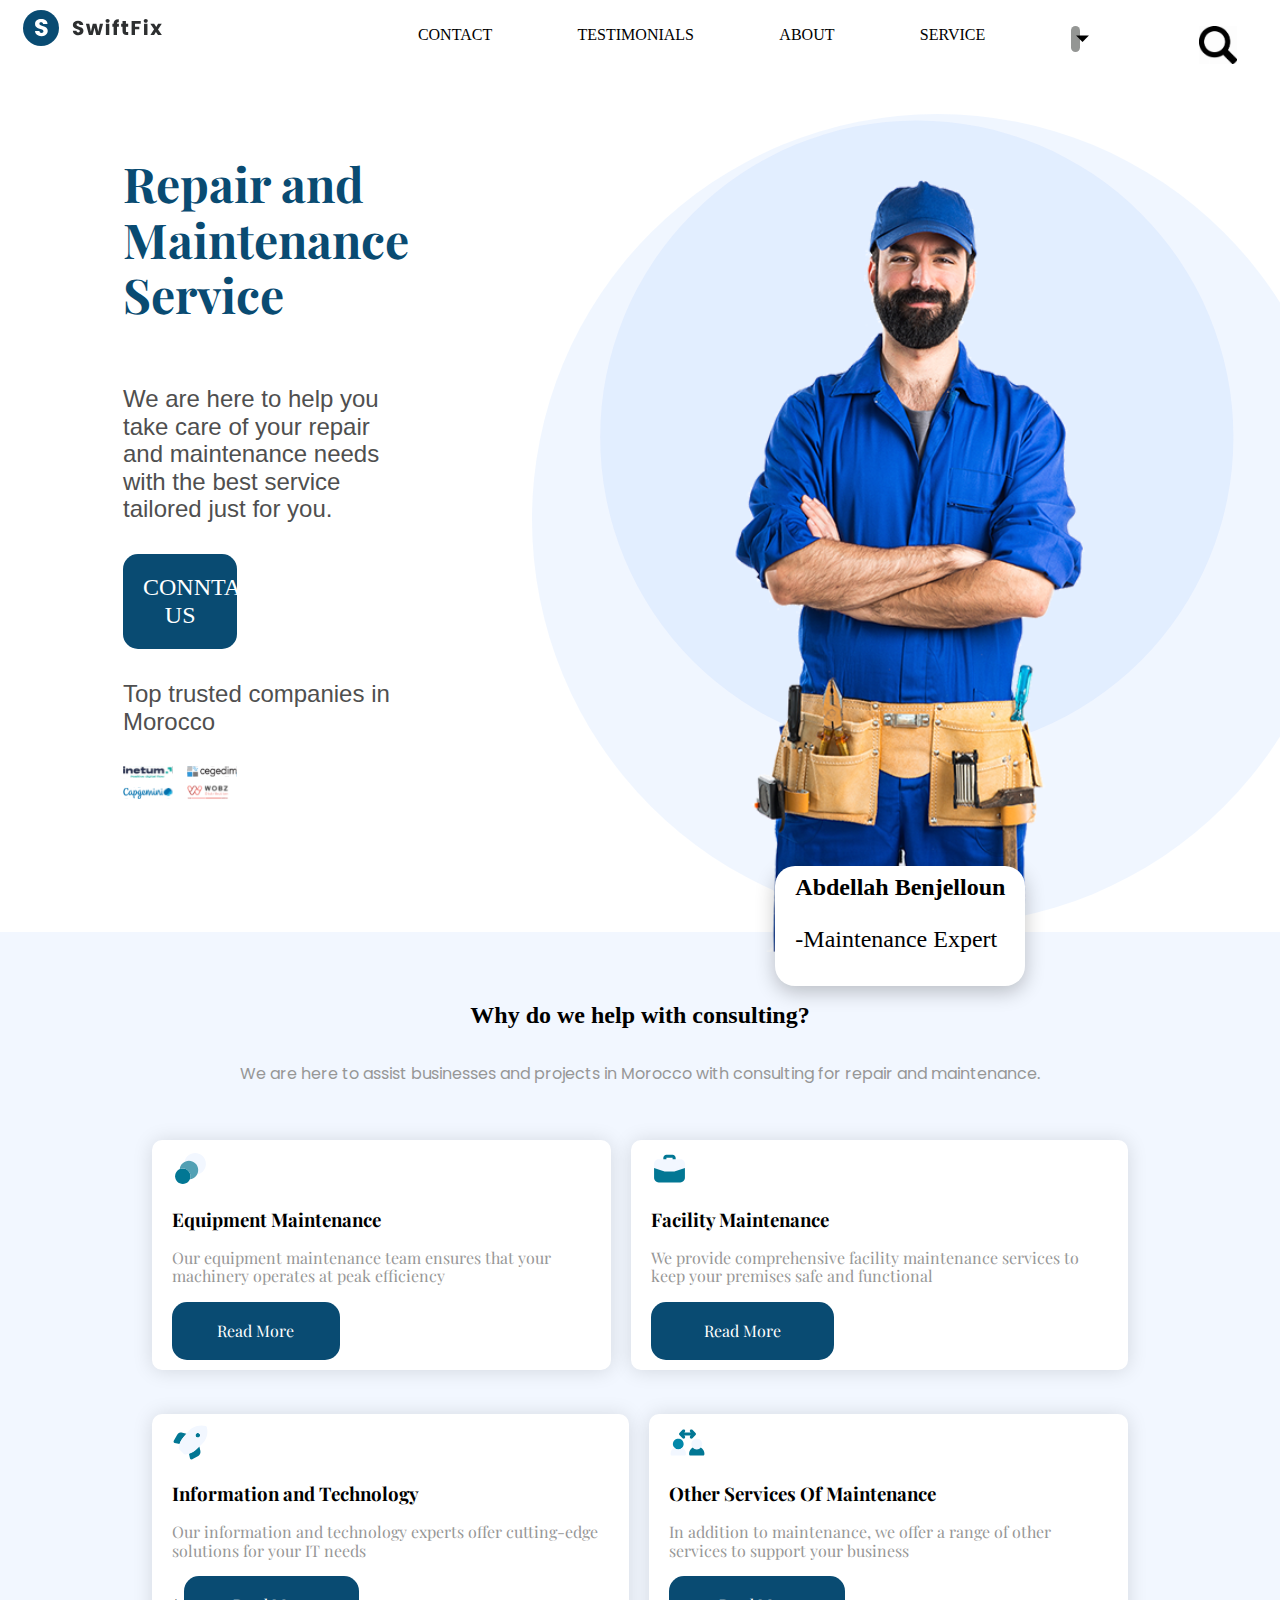
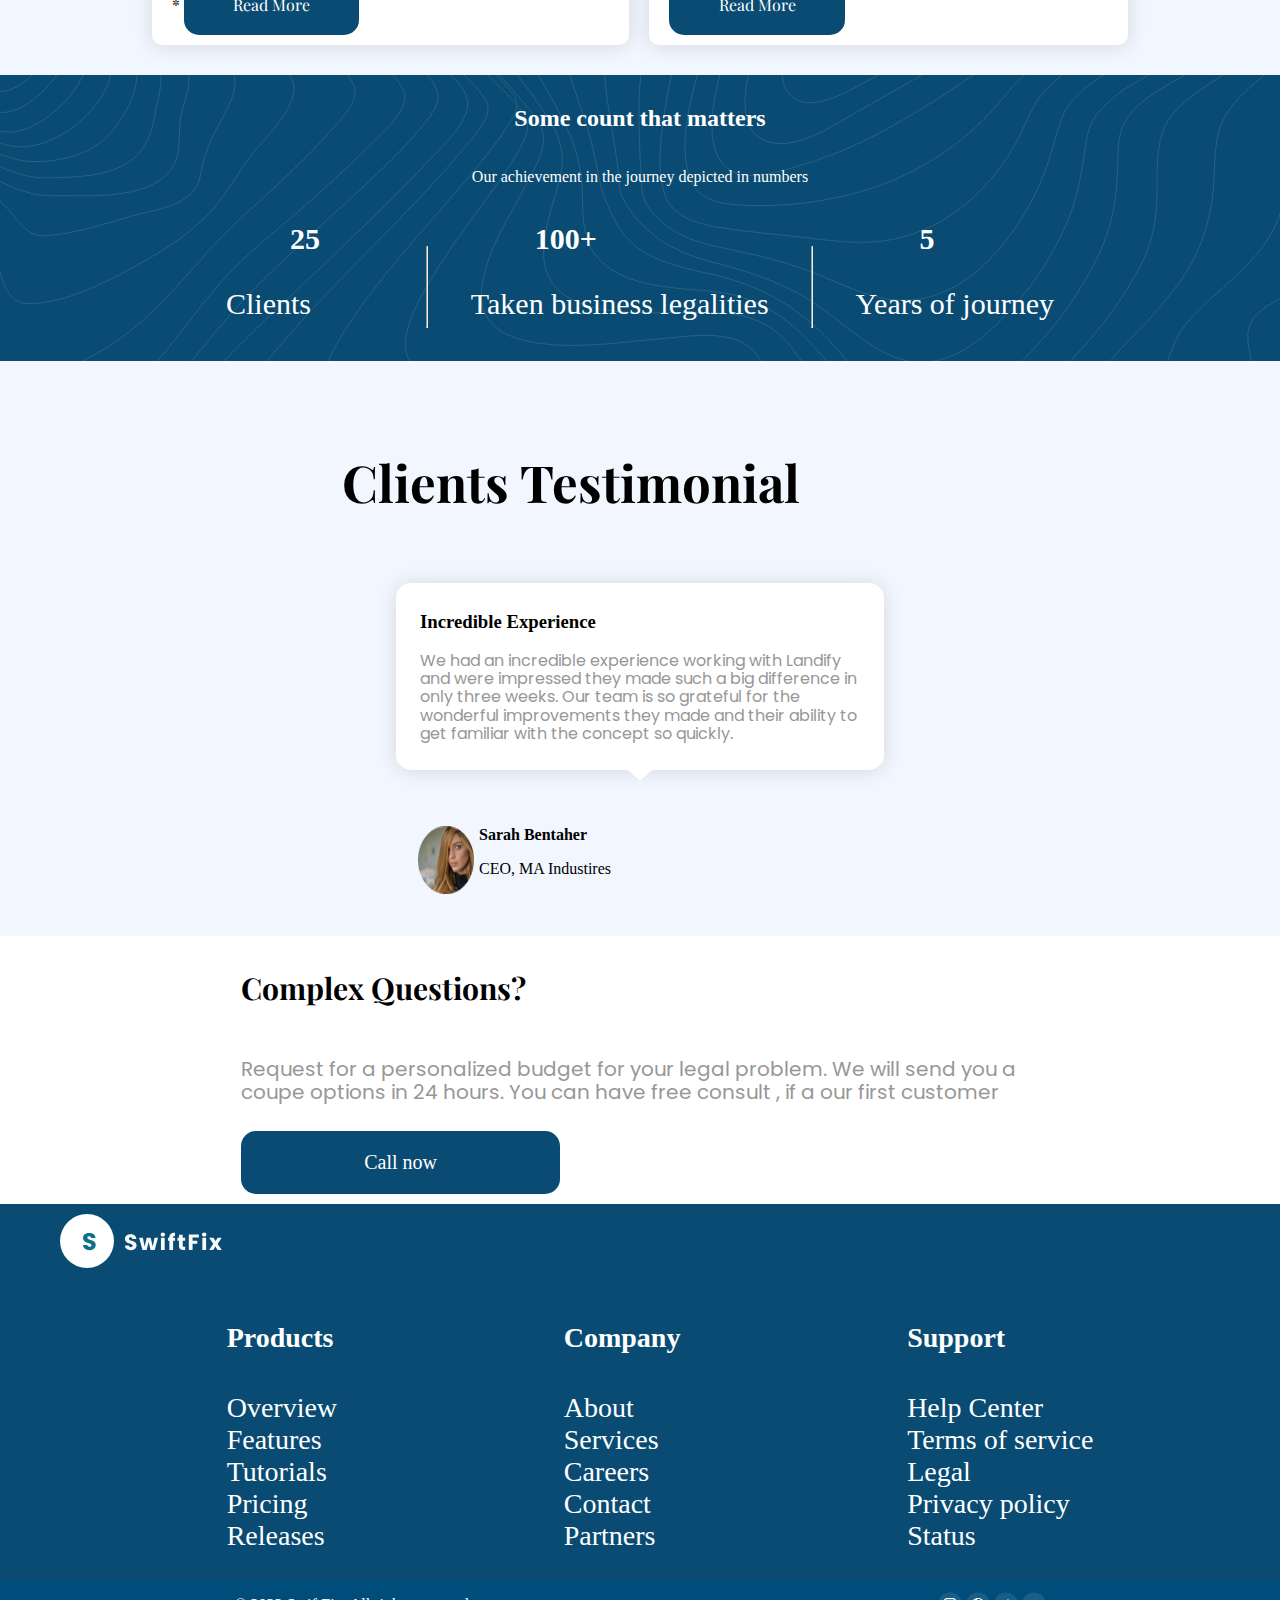
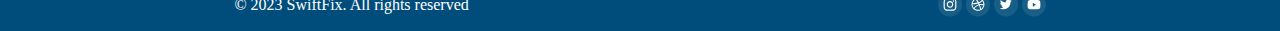
<file: index.html>
<!DOCTYPE html>
<html lang="en">
<head>
    <meta charset="UTF-8">
    <meta name="viewport" content="width=device-width, initial-scale=1.0">
    <title>SwiftFix</title>
    <link rel="preconnect" href="https://fonts.googleapis.com">
    <link rel="preconnect" href="https://fonts.gstatic.com" crossorigin>
    <link href="https://fonts.googleapis.com/css2?family=Poppins&display=swap" rel="stylesheet">
    <link href="https://fonts.googleapis.com/css2?family=Playfair+Display&display=swap" rel="stylesheet">
    <link href="https://fonts.googleapis.com/css2?family=Inter&family=Playfair+Display&display=swap" rel="stylesheet">
    <link href="https://fonts.googleapis.com/css2?family=Inter&family=Playfair+Display&family=Poppins:wght@800&display=swap" rel="stylesheet">
    <link href="https://fonts.googleapis.com/css2?family=Inter&family=Playfair+Display:wght@400;900&family=Poppins:wght@800&display=swap" rel="stylesheet">
    <link rel="stylesheet" href="styles/style.css">
    <link rel="stylesheet" href="styles/normalize.css">
</head>
<body>
   <nav id="nav" class="active">
    <div class="logo">
      <a href="index.html"><img src="images/Logo.svg" alt="logo de l'entreprise"></a>
    </div>
    <ul>
        <li><a href="contact.html">CONTACT</a> </li>
        <li><a href="#testimonoals">TESTIMONIALS</a> </li>
        <li><a href="about.html">ABOUT</a> </li>
        <li><a href="service.html">SERVICE</a> </li>
        <div class="dropdown">
            <button onclick="myFunction()" class="dropbtn"><svg width="15" height="10" viewBox="0 0 42 25">
                <path d="M3 3L21 21L39 3"  stroke-width="7" stroke-linecap="round"/>
            </svg></button>
            <div id="myDropdown" class="dropdown-content">
                <a href="service.html#dpdown">Equipment</a>
                <a href="service.html#dpdown">Facility</a>
                <a href="service.html#dpdown">Technology</a>
                <a href="service.html#dpdown">Other services</a>
              </div>
          </div>
        <li class="search-container">
            <input type="text" placeholder="Search..." id="search-input">
            <button class="button_search" onclick="toggleSearch()"><img src="images/search_icone.jpg" alt="Search Icon"></button>
        </li>
    </ul>
    <div id="icons"></div>
</nav> 
   <section class="container">
    <div class="first_part">
        <h1>Repair and Maintenance Service</h1>
        <p>We are here to help you take care of your repair and maintenance needs with the best service tailored just for you.</p>
        <button >CONNTACT US</button>
        <p > Top trusted companies in Morocco</p>
        <img src="images/companies.svg" alt="Top trusted companies " >
    </div>
     <div class="second_part">
        <div class="first_img" >
            <img src="images/arriere_plan.svg" alt="arriere plan (blue cercles)" >
        </div>
        <div class="second_img" >
            <img src="images/l'agent.svg" alt="un agent de la societe">
        </div>
        <div class="carte">
            <strong >Abdellah Benjelloun</strong>
            <p >-Maintenance Expert</p>
        </div>
    </div> 
   </section>
   <!--start service section-->
   <section class="service_section">
    <div class="consulting">
        <h2>Why do we help with consulting?</h2>
        <p>We are here to assist businesses and projects in Morocco with consulting for repair and maintenance.</p>
    </div>
    <div class="cartes_service">
        <div class="services">
            <div class="service_box">
                <img src="images/logo_maintenance.svg" alt="">
                <h3 class="title_size">Equipment Maintenance</h3>
                <p class="paragraph_size">Our equipment maintenance team ensures that your machinery operates at peak efficiency</p>
                <button onclick="openModal('equipmentModal')">Read More</button>
            </div>
            <div class="service_box">
                <img src="images/Bag.svg" alt="">
                <h3 class="title_size">Facility Maintenance</h3>
                <p class="paragraph_size">We provide comprehensive facility maintenance services to keep your premises safe and functional</p>
                <button onclick="openModal('facilityModal')">Read More</button>
            </div>
        </div>
        <div class="services">
            <div class="service_box">
                <img src="images/Rocket.svg" alt="">
                <h3 class="title_size">Information and Technology</h3>
                <p class="paragraph_size">Our information and technology experts offer cutting-edge solutions for your IT needs</p>*
                <button onclick="openModal('information')">Read More</button>
            </div>
            <div class="service_box">
                <img src="images/services.svg" alt="">
                <h3 class="title_size">Other Services Of Maintenance</h3>
                <p class="paragraph_size">In addition to maintenance, we offer a range of other services to support your business</p>
                <button onclick="openModal('otherServices')">Read More</button>
            </div>
    </div>
    <div id="equipmentModal" class="modal">
        <div class="modal-content">
            <span class="close" onclick="closeModal('equipmentModal')">&times;</span>
            <p>Modal content for Equipment Maintenance</p>
        </div>
    </div>
    <div id="facilityModal" class="modal">
        <div class="modal-content">
          <span class="close" onclick="closeModal('facilityModal')">&times;</span>
          <p>Modal content for Facility Maintenance.</p>
        </div>
      </div>
      
      <div id="information" class="modal">
        <div class="modal-content">
          <span class="close" onclick="closeModal('information')">&times;</span>
          <p>Modal content for Information and Technology.</p>
        </div>
      </div>
      
      <div id="otherServices" class="modal">
        <div class="modal-content">
          <span class="close" onclick="closeModal('otherServices')">&times;</span>
          <p>Modal content for Other Services of Maintenance.</p>
        </div>
      </div>
   </section>
   <section class="Achievement">
    <div class="achievement_text">
        <h2>Some count that matters</h2>
        <p>Our achievement in the journey depicted in numbers</p>
    </div>
    <div class="achievement_chiffres">
        <div class="column"> <strong>25</strong>
        <p>Clients</p></div>
        <hr>
        <div class="column"><strong>100+</strong>
        <p>Taken business legalities</p></div>
        <hr>
        <div class="column"><strong>5</strong>
        <p>Years of journey</p></div>
    </div>
   </section>
   <section class="Testimonials">
        <h2>Clients Testimonial</h2>
        <div class="client_testimonial">
    <div class="testimonial">
        <div class="opinion">
            <h3>Incredible Experience</h3>
            <p>We had an incredible experience working with Landify and were impressed they made such a big difference in only three weeks. Our team is so grateful for the wonderful improvements they made and their ability to get familiar with the concept so quickly.</p>
        </div>
        <div class="triangle"></div>
        <div class="client_identity">
            <img src="images/premiere_fille.png" alt="photo d'une fille">
            <div class="info">
                <strong>Sarah Bentaher</strong>
                <p>CEO, MA Industires</p>
            </div>
        </div>
    </div>
    <div class="testimonial">
        <div class="opinion">
            <h3>Dependable, Responsive, Professional Partner</h3>
            <p>Fermin Apps has collaborated with Landify team for several projects such as Photo Sharing Apps and Custom Social Networking Apps. The experience has been pleasant, professional and exceeding our expectations. </p>
        </div>
        <div class="triangle"></div>
        <div class="client_identity">
            <img src="images/deuxiemme_fille.svg" alt="photo d'une fille">
            <div class="info">
                <strong>Salima Alami</strong>
                <p>CEO, FOODSO GROUP</p>
            </div>
        </div>
    </div>
    </div>
   </section>
   <section class="questionning">
        <h2>Complex Questions?</h2>
        <p>Request for a personalized budget for your legal problem. We will send you a coupe options in 24 hours. You can have free consult , if a our first customer</p>
        <button>Call now</button>
   </section>
   <!--start footer section-->
   <footer class="footer_section" >
    <div class="firstPart" >
     <div class="logo">
         <img src="images/logo2_site.svg" alt="dexiemme logo de SwiftFix">
     </div>
     <div class="lists">
         <div >
             <h4>Products</h4>
            <ul > 
             <li><a href=""> Overview</a></li> 
             <li><a href="">Features</a></li> 
             <li><a href="">Tutorials</a></li>
             <li><a href="">Pricing</a></li>
             <li><a href="">Releases</a></li>
            </ul>
         </div>
         <div >
             <h4>Company</h4>
             <ul > 
             <li><a href="">About</a></li>
             <li><a href="">Services</a></li>
             <li><a href="">Careers</a></li>
             <li><a href="">Contact</a></li>
             <li><a href="">Partners</a></li>
             </ul>
         </div>
         <div>
             <h4>Support</h4>
             <ul >
             <li><a href="">Help Center</a></li>
             <li><a href="">Terms of service</a></li>
             <li><a href="">Legal</a></li>
             <li><a href="">Privacy policy</a></li>
             <li><a href="">Status</a></li>
             </ul>
         </div>
      </div>
    </div>
    <div class="secondPart" >
         <div class="rights">
             <p>
                 &copy; <span id="displayDateYear"></span>  2023 SwiftFix. All rights reserved
               </p>
         </div>
         <div class="social_media">
             <img src="images/instagram.svg" alt="logo d'instagram">
             <img src="images/internet.svg" alt="logo d'internet" >
             <img src="images/twitter.svg" alt="logo de twitter">
             <img src="images/youtube.svg" alt="logo de youtube">
         </div>
    </div>  
 </footer>
<!--end footer section-->
<script src="./index.js"></script>
</body>
</html>
</file>
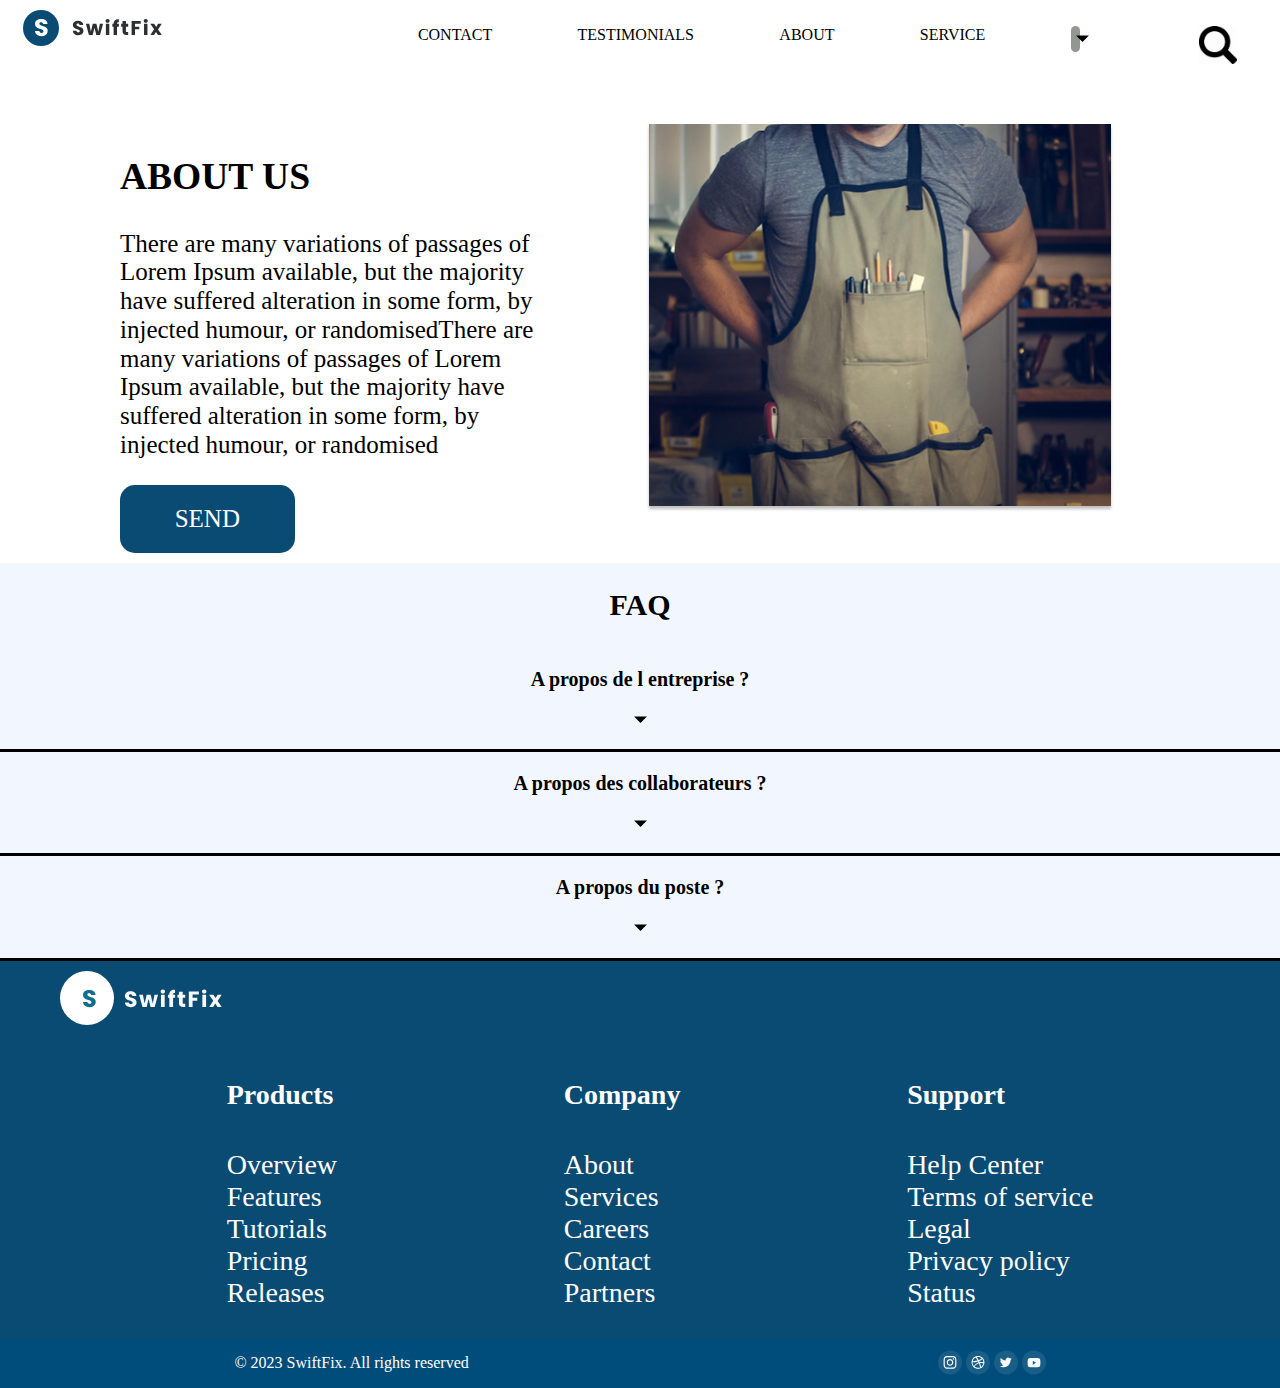
<file: about.html>
<!DOCTYPE html>
<html lang="en">
<head>
    <meta charset="UTF-8">
    <meta name="viewport" content="width=device-width, initial-scale=1.0">
    <title>SwiftFix</title>
    <link rel="preconnect" href="https://fonts.googleapis.com">
    <link rel="preconnect" href="https://fonts.gstatic.com" crossorigin>
    <link href="https://fonts.googleapis.com/css2?family=Poppins&display=swap" rel="stylesheet">
    <link href="https://fonts.googleapis.com/css2?family=Playfair+Display&display=swap" rel="stylesheet">
    <link href="https://fonts.googleapis.com/css2?family=Inter&family=Playfair+Display&display=swap" rel="stylesheet">
    <link href="https://fonts.googleapis.com/css2?family=Inter&family=Playfair+Display&family=Poppins:wght@800&display=swap" rel="stylesheet">
    <link href="https://fonts.googleapis.com/css2?family=Inter&family=Playfair+Display:wght@400;900&family=Poppins:wght@800&display=swap" rel="stylesheet">
    <link rel="stylesheet" href="styles/style.css">
    <link rel="stylesheet" href="styles/normalize.css">

</head>
<body>
    <nav id="nav" class="active">
        <div class="logo">
          <a href="index.html"><img src="images/Logo.svg" alt="logo de l'entreprise"></a>
        </div>
        <ul>
            <li><a href="contact.html">CONTACT</a> </li>
            <li><a href="#testimonoals">TESTIMONIALS</a> </li>
            <li><a href="about.html">ABOUT</a> </li>
            <li><a href="service.html">SERVICE</a> </li>
            <div class="dropdown">
                <button onclick="myFunction()" class="dropbtn"><svg width="15" height="10" viewBox="0 0 42 25">
                    <path d="M3 3L21 21L39 3"  stroke-width="7" stroke-linecap="round"/>
                </svg></button>
                <div id="myDropdown" class="dropdown-content">
                    <a href="service.html#dpdown">Equipment</a>
                    <a href="service.html#dpdown">Facility</a>
                    <a href="service.html#dpdown">Technology</a>
                    <a href="service.html#dpdown">Other services</a>
                  </div>
              </div>
            <li class="search-container">
                <input type="text" placeholder="Search..." id="search-input">
                <button class="button_search" onclick="toggleSearch()"><img src="images/search_icone.jpg" alt="Search Icon"></button>
            </li>
        </ul>
        <div id="icons"></div>
    </nav>
   <!--start about section-->
   <section class="about_us">
    <div class="premiere_partie">
        <h2>ABOUT US</h2>
        <P>There are many variations of passages of Lorem Ipsum available, but the majority have suffered alteration in some form, by injected humour, or randomisedThere are many variations of passages of Lorem Ipsum available, but the majority have suffered alteration in some form, by injected humour, or randomised</P>
        <button>SEND</button>
    </div>
    <div class="deuxiemme_partie">
        <img src="images/about-img.svg" alt="image du materiel" >
    </div>
   </section>
   <!--start FAQ section-->
   <section class="FAQ_section" >
        <h2 class="title">FAQ</h2>
    <div class="faq">
        <div class="question">
            <h3>A propos de l entreprise ?</h3>
            <svg width="15" height="10" viewBox="0 0 42 25">
                <path d="M3 3L21 21L39 3"  stroke-width="7" stroke-linecap="round"/>
            </svg>
        </div>
        <div class="answer">
            <p>Lorem ipsum dolor sit amet consectetur adipisicing elit. Ea perferendis cumque natus laboriosam enim reprehenderit corporis. Accusamus neque fuga eum dolore, a error omnis repellendus et soluta inventore, sint rerum.</p>
        </div>
    </div>
    <div class="faq">
        <div class="question">
            <h3>A propos des collaborateurs ?</h3>
            <svg width="15" height="10" viewBox="0 0 42 25">
                <path d="M3 3L21 21L39 3"  stroke-width="7" stroke-linecap="round"/>
            </svg>
        </div>
        <div class="answer">
            <p>Lorem ipsum dolor sit amet consectetur adipisicing elit. Magni in veniam soluta velit? Praesentium quasi sequi minus neque atque voluptatem sed fuga. Eum esse cupiditate fugiat quis necessitatibus quisquam aut.</p>
        </div>
    </div>
    <div class="faq">
        <div class="question">
            <h3>A propos du poste ?</h3>
            <svg width="15" height="10" viewBox="0 0 42 25">
                <path d="M3 3L21 21L39 3"  stroke-width="7" stroke-linecap="round"/>
            </svg>
        </div>
        <div class="answer">
            <p>Lorem ipsum dolor sit, amet consectetur adipisicing elit. Alias nemo libero quo molestiae officia, nostrum corporis sit, illum sequi, nobis at. Eveniet modi labore, quaerat sunt dignissimos ratione incidunt. Quam.</p>
        </div>
    </div>
   </section>
   <!--end FAQ section-->
   <!--end about section-->
   <!--start footer section-->
   <footer class="footer_section" >
    <div class="firstPart" >
     <div class="logo">
         <img src="images/logo2_site.svg" alt="dexiemme logo de SwiftFix">
     </div>
     <div class="lists">
         <div >
             <h4>Products</h4>
            <ul > 
             <li><a href=""> Overview</a></li> 
             <li><a href="">Features</a></li> 
             <li><a href="">Tutorials</a></li>
             <li><a href="">Pricing</a></li>
             <li><a href="">Releases</a></li>
            </ul>
         </div>
         <div >
             <h4>Company</h4>
             <ul > 
             <li><a href="">About</a></li>
             <li><a href="">Services</a></li>
             <li><a href="">Careers</a></li>
             <li><a href="">Contact</a></li>
             <li><a href="">Partners</a></li>
             </ul>
         </div>
         <div>
             <h4>Support</h4>
             <ul>
             <li><a href="">Help Center</a></li>
             <li><a href="">Terms of service</a></li>
             <li><a href="">Legal</a></li>
             <li><a href="">Privacy policy</a></li>
             <li><a href="">Status</a></li>
             </ul>
         </div>
      </div>
    </div>
    <div class="secondPart" >
         <div class="rights">
             <p>
                 &copy; <span id="displayDateYear"></span>  2023 SwiftFix. All rights reserved
               </p>
         </div>
         <div class="social_media">
             <img src="images/instagram.svg" alt="logo d'instagram">
             <img src="images/internet.svg" alt="logo d'internet" >
             <img src="images/twitter.svg" alt="logo de twitter">
             <img src="images/youtube.svg" alt="logo de youtube">
         </div>
    </div>  
 </footer>
 
<!--end footer section-->
<script src="./index.js"></script>
</body>
</html>
</file>
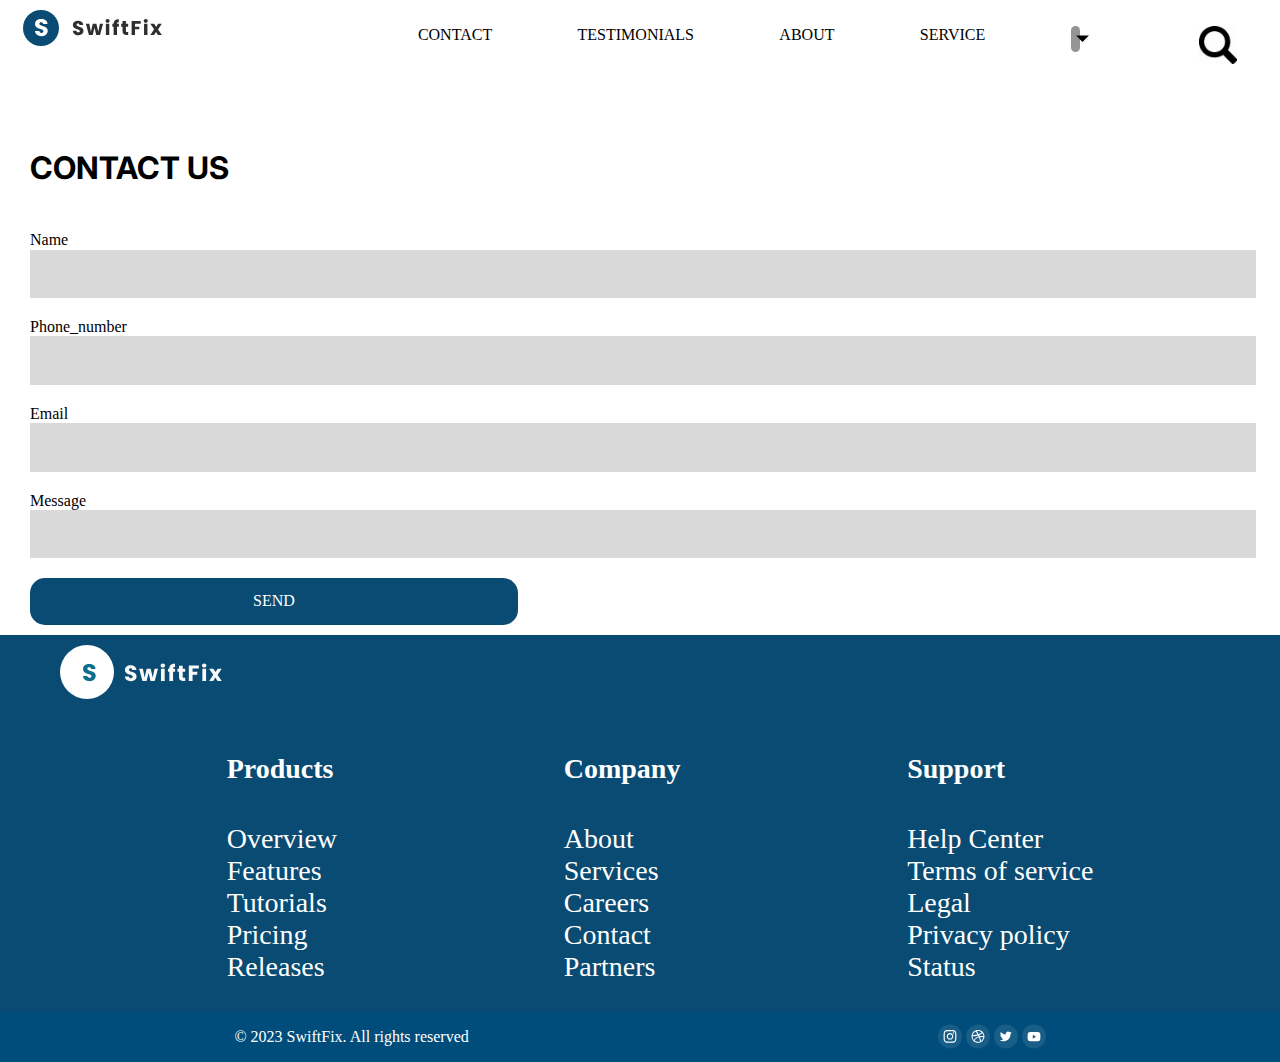
<file: contact.html>
<!DOCTYPE html>
<html lang="en">
<head>
    <meta charset="UTF-8">
    <meta name="viewport" content="width=device-width, initial-scale=1.0">
    <title>SwiftFix</title>
    <link rel="preconnect" href="https://fonts.googleapis.com">
    <link rel="preconnect" href="https://fonts.gstatic.com" crossorigin>
    <link href="https://fonts.googleapis.com/css2?family=Poppins&display=swap" rel="stylesheet">
    <link href="https://fonts.googleapis.com/css2?family=Playfair+Display&display=swap" rel="stylesheet">
    <link href="https://fonts.googleapis.com/css2?family=Inter&family=Playfair+Display&display=swap" rel="stylesheet">
    <link href="https://fonts.googleapis.com/css2?family=Inter&family=Playfair+Display&family=Poppins:wght@800&display=swap" rel="stylesheet">
    <link href="https://fonts.googleapis.com/css2?family=Inter&family=Playfair+Display:wght@400;900&family=Poppins:wght@800&display=swap" rel="stylesheet">
    <link rel="stylesheet" href="styles/style.css">
    <link rel="stylesheet" href="styles/normalize.css">

</head>
<body>
  <nav id="nav" class="active">
    <div class="logo">
      <a href="index.html"><img src="images/Logo.svg" alt="logo de l'entreprise"></a>
    </div>
    <ul>
        <li><a href="contact.html">CONTACT</a> </li>
        <li><a href="#testimonoals">TESTIMONIALS</a> </li>
        <li><a href="about.html">ABOUT</a> </li>
        <li><a href="service.html">SERVICE</a> </li>
        <div class="dropdown">
            <button onclick="myFunction()" class="dropbtn"><svg width="15" height="10" viewBox="0 0 42 25">
              <path d="M3 3L21 21L39 3"  stroke-width="7" stroke-linecap="round"/>
          </svg></button>
          <div id="myDropdown" class="dropdown-content">
            <a href="service.html#dpdown">Equipment</a>
            <a href="service.html#dpdown">Facility</a>
            <a href="service.html#dpdown">Technology</a>
            <a href="service.html#dpdown">Other services</a>
          </div>
          </div>
        <li class="search-container">
            <input type="text" placeholder="Search..." id="search-input">
            <button class="button_search" onclick="toggleSearch()"><img src="images/search_icone.jpg" alt="Search Icon"></button>
        </li>
    </ul>
    <div id="icons"></div>
</nav>
   <!--start contact section-->
   <section class="contact_section">
    <h2>CONTACT US</h2>
    <div class="input-control">
      <label for="name">Name</label>
      <input id="name" type="text" name="name" >
      <div class="error" id="nameError"></div>
    </div>
    <div class="input-control">
      <label for="phone_number">Phone_number</label>
      <input id="phone_number" type="text" name="phone_number" >
      <div class="error" id="phoneError"></div>
    </div>
    <div class="input-control">
      <label for="email">Email</label>
      <input id="email" type="email" name="email" >
      <div class="error" id="emailError"></div>
    </div>
    <div class="input-control">
      <label for="message">Message</label>
      <input id="message" type="text" name="message" >
      <div class="error" id="messageError"></div>
    </div>  
    <button type="submit" onclick="validateForm()">SEND</button>
  </section>

<!--end contact section-->
   <!--start footer section-->
   <footer class="footer_section" >
    <div class="firstPart" >
     <div class="logo">
         <img src="images/logo2_site.svg" alt="dexiemme logo de SwiftFix">
     </div>
     <div class="lists">
         <div >
             <h4>Products</h4>
            <ul > 
             <li><a href=""> Overview</a></li> 
             <li><a href="">Features</a></li> 
             <li><a href="">Tutorials</a></li>
             <li><a href="">Pricing</a></li>
             <li><a href="">Releases</a></li>
            </ul>
         </div>
         <div >
             <h4>Company</h4>
             <ul > 
             <li><a href="">About</a></li>
             <li><a href="">Services</a></li>
             <li><a href="">Careers</a></li>
             <li><a href="">Contact</a></li>
             <li><a href="">Partners</a></li>
             </ul>
         </div>
         <div>
             <h4>Support</h4>
             <ul >
             <li><a href="">Help Center</a></li>
             <li><a href="">Terms of service</a></li>
             <li><a href="">Legal</a></li>
             <li><a href="">Privacy policy</a></li>
             <li><a href="">Status</a></li>
             </ul>
         </div>
      </div>
    </div>
    <div class="secondPart" >
         <div class="rights">
             <p>
                 &copy; <span id="displayDateYear"></span>  2023 SwiftFix. All rights reserved
               </p>
         </div>
         <div class="social_media">
             <img src="images/instagram.svg" alt="logo d'instagram">
             <img src="images/internet.svg" alt="logo d'internet" >
             <img src="images/twitter.svg" alt="logo de twitter">
             <img src="images/youtube.svg" alt="logo de youtube">
         </div>
    </div>  
 </footer>
<!--end footer section-->
<script src="./index.js"></script>
</body>
</html>
</file>
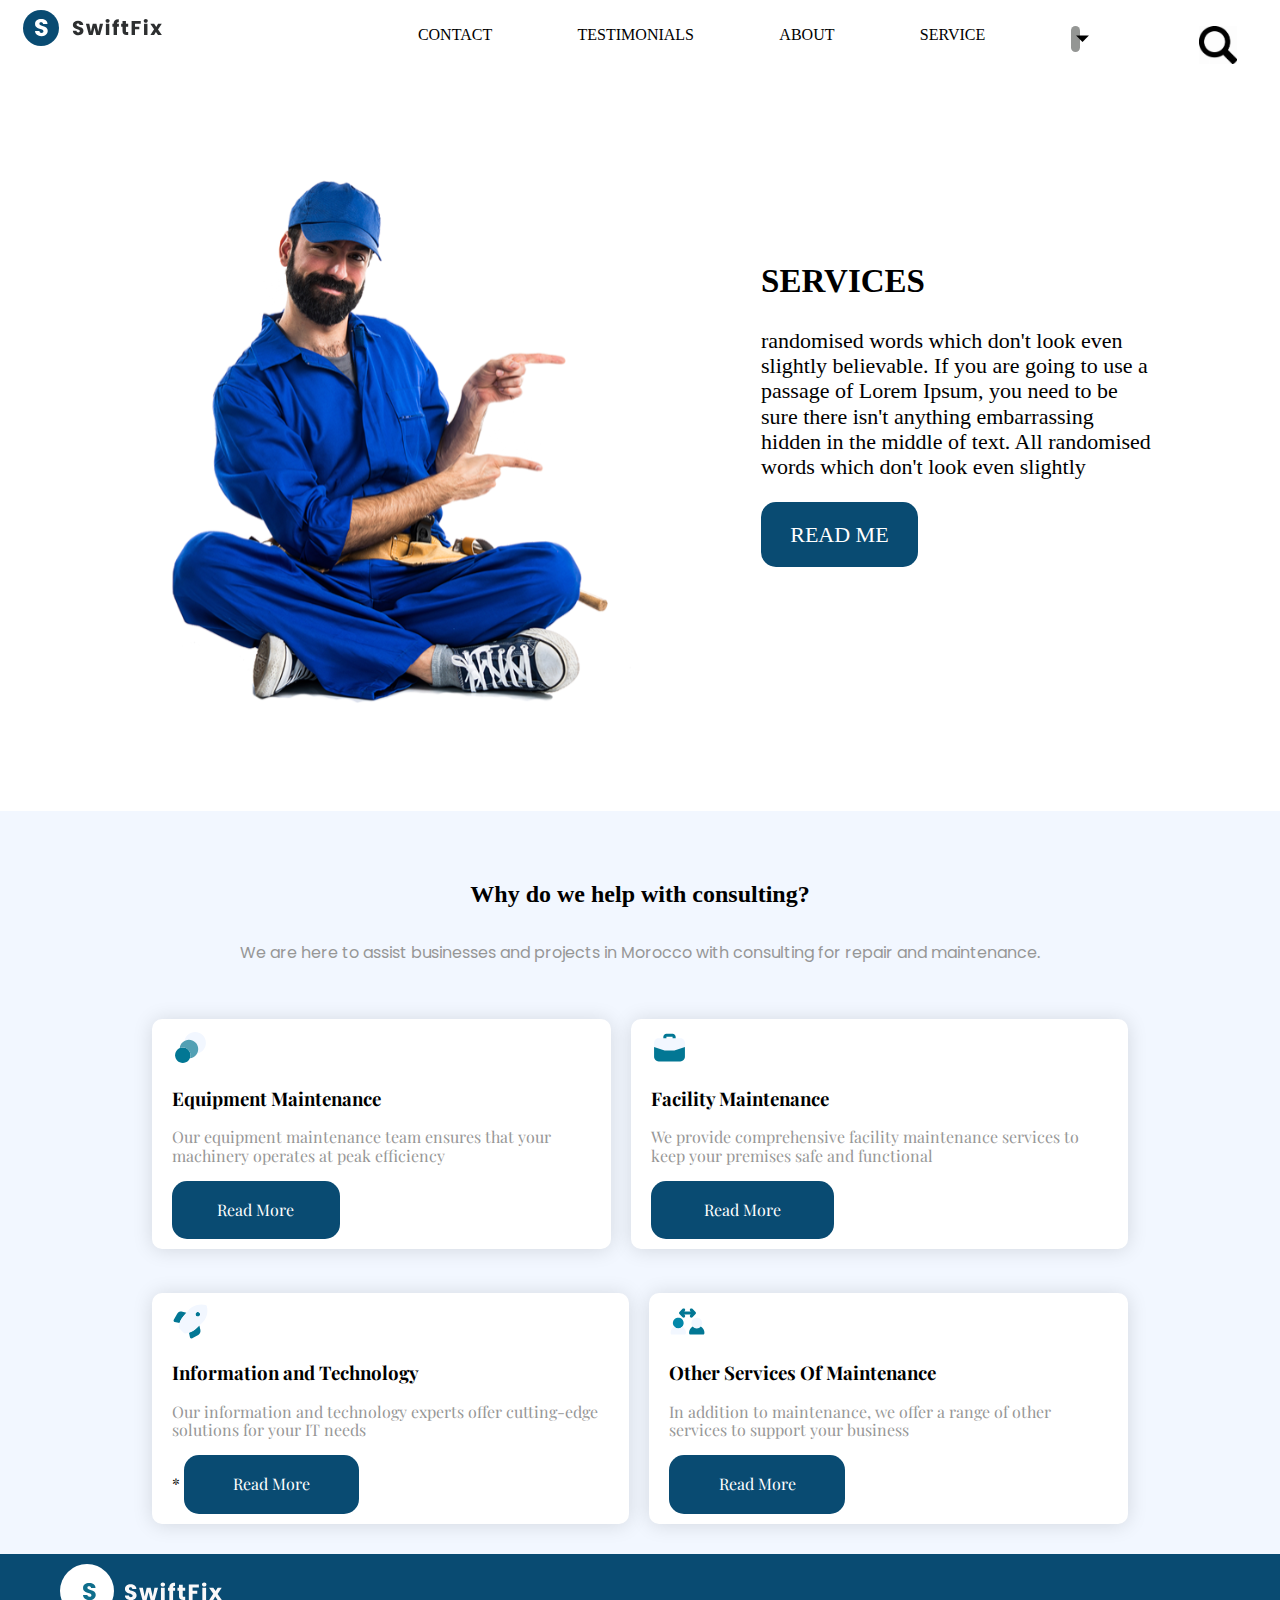
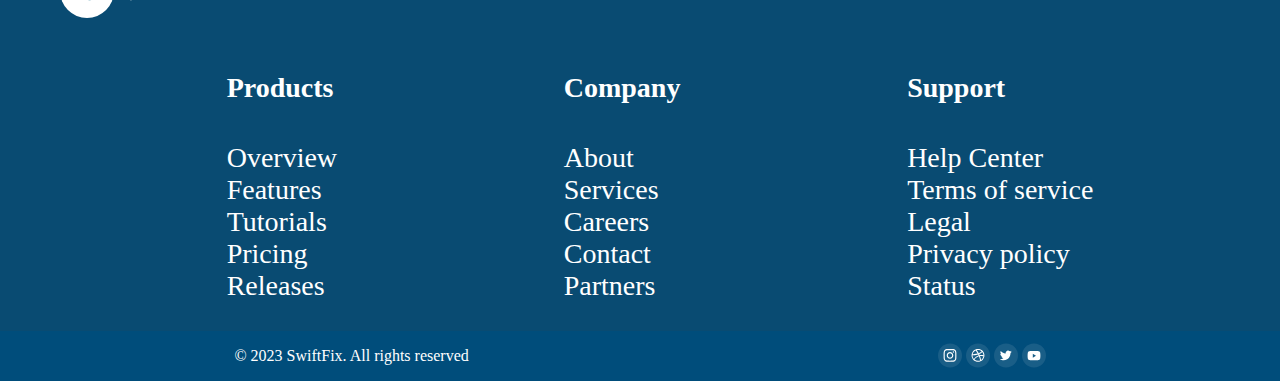
<file: service.html>
<!DOCTYPE html>
<html lang="en">
<head>
    <meta charset="UTF-8">
    <meta name="viewport" content="width=device-width, initial-scale=1.0">
    <title>SwiftFix</title>
    <link rel="preconnect" href="https://fonts.googleapis.com">
    <link rel="preconnect" href="https://fonts.gstatic.com" crossorigin>
    <link href="https://fonts.googleapis.com/css2?family=Poppins&display=swap" rel="stylesheet">
    <link href="https://fonts.googleapis.com/css2?family=Playfair+Display&display=swap" rel="stylesheet">
    <link href="https://fonts.googleapis.com/css2?family=Inter&family=Playfair+Display&display=swap" rel="stylesheet">
    <link href="https://fonts.googleapis.com/css2?family=Inter&family=Playfair+Display&family=Poppins:wght@800&display=swap" rel="stylesheet">
    <link href="https://fonts.googleapis.com/css2?family=Inter&family=Playfair+Display:wght@400;900&family=Poppins:wght@800&display=swap" rel="stylesheet">
    <link rel="stylesheet" href="styles/style.css">
    <link rel="stylesheet" href="styles/normalize.css">

</head>
<body>
    <nav id="nav" class="active">
        <div class="logo">
          <a href="index.html"><img src="images/Logo.svg" alt="logo de l'entreprise"></a>
        </div>
        <ul>
            <li><a href="contact.html">CONTACT</a> </li>
            <li><a href="#testimonoals">TESTIMONIALS</a> </li>
            <li><a href="about.html">ABOUT</a> </li>
            <li><a href="service.html">SERVICE</a> </li>
            <div class="dropdown">
                <button onclick="myFunction()" class="dropbtn"><svg width="15" height="10" viewBox="0 0 42 25">
                    <path d="M3 3L21 21L39 3"  stroke-width="7" stroke-linecap="round"/>
                </svg></button>
                <div id="myDropdown" class="dropdown-content">
                  <a href="service.html#dpdown">Equipment</a>
                  <a href="service.html#dpdown">Facility</a>
                  <a href="service.html#dpdown">Technology</a>
                  <a href="service.html#dpdown">Other services</a>
                </div>
              </div>
            <li class="search-container">
                <input type="text" placeholder="Search..." id="search-input">
                <button class="button_search" onclick="toggleSearch()"><img src="images/search_icone.jpg" alt="Search Icon"></button>
            </li>
        </ul>
        <div id="icons"></div>
    </nav>
   <!--start service section-->
    <section class="service">
    <div class="premier_service">
        <img src="images/image_agent.svg" alt="image de l'agent">
    </div>
    <div class="deuxieme_service">
        <h2>SERVICES</h2>
        <P>randomised words which don't look even slightly believable. If you are going to use a passage of Lorem Ipsum, you need to be sure there isn't anything embarrassing hidden in the middle of text. All randomised words which don't look even slightly</P>
        <button >READ ME</button>
    </div>
     </section>
    <!--start service section-->
   <section class="service_section">
    <div class="consulting">
        <h2>Why do we help with consulting?</h2>
        <p>We are here to assist businesses and projects in Morocco with consulting for repair and maintenance.</p>
    </div>
    <div class="cartes_service" id="dpdown">
        <div class="services">
            <div class="service_box" >
                <img src="images/logo_maintenance.svg" alt="">
                <h3 class="title_size">Equipment Maintenance</h3>
                <p class="paragraph_size">Our equipment maintenance team ensures that your machinery operates at peak efficiency</p>
                <button onclick="openModal('equipmentModal')">Read More</button>
            </div>
            <div class="service_box">
                <img src="images/Bag.svg" alt="">
                <h3 class="title_size">Facility Maintenance</h3>
                <p class="paragraph_size">We provide comprehensive facility maintenance services to keep your premises safe and functional</p>
                <button onclick="openModal('facilityModal')">Read More</button>
            </div>
        </div>
        <div class="services">
            <div class="service_box">
                <img src="images/Rocket.svg" alt="">
                <h3 class="title_size">Information and Technology</h3>
                <p class="paragraph_size">Our information and technology experts offer cutting-edge solutions for your IT needs</p>*
                <button onclick="openModal('information')">Read More</button>
            </div>
            <div class="service_box">
                <img src="images/services.svg" alt="">
                <h3 class="title_size">Other Services Of Maintenance</h3>
                <p class="paragraph_size">In addition to maintenance, we offer a range of other services to support your business</p>
                <button onclick="openModal('otherServices')">Read More</button>
            </div>
    </div>
    <div id="equipmentModal" class="modal">
        <div class="modal-content">
            <span class="close" onclick="closeModal('equipmentModal')">&times;</span>
            <p>Modal content for Equipment Maintenance</p>
        </div>
    </div>
    <div id="facilityModal" class="modal">
        <div class="modal-content">
          <span class="close" onclick="closeModal('facilityModal')">&times;</span>
          <p>Modal content for Facility Maintenance.</p>
        </div>
      </div>
      
      <div id="information" class="modal">
        <div class="modal-content">
          <span class="close" onclick="closeModal('information')">&times;</span>
          <p>Modal content for Information and Technology.</p>
        </div>
      </div>
      
      <div id="otherServices" class="modal">
        <div class="modal-content">
          <span class="close" onclick="closeModal('otherServices')">&times;</span>
          <p>Modal content for Other Services of Maintenance.</p>
        </div>
      </div>
   </section>
   <!--start footer section-->
   <footer class="footer_section" >
    <div class="firstPart" >
     <div class="logo">
         <img src="images/logo2_site.svg" alt="dexiemme logo de SwiftFix">
     </div>
     <div class="lists">
         <div >
             <h4>Products</h4>
            <ul > 
             <li><a href=""> Overview</a></li> 
             <li><a href="">Features</a></li> 
             <li><a href="">Tutorials</a></li>
             <li><a href="">Pricing</a></li>
             <li><a href="">Releases</a></li>
            </ul>
         </div>
         <div >
             <h4>Company</h4>
             <ul > 
             <li><a href="">About</a></li>
             <li><a href="">Services</a></li>
             <li><a href="">Careers</a></li>
             <li><a href="">Contact</a></li>
             <li><a href="">Partners</a></li>
             </ul>
         </div>
         <div>
             <h4>Support</h4>
             <ul >
             <li><a href="">Help Center</a></li>
             <li><a href="">Terms of service</a></li>
             <li><a href="">Legal</a></li>
             <li><a href="">Privacy policy</a></li>
             <li><a href="">Status</a></li>
             </ul>
         </div>
      </div>
    </div>
    <div class="secondPart" >
         <div class="rights">
             <p>
                 &copy; <span id="displayDateYear"></span>  2023 SwiftFix. All rights reserved
               </p>
         </div>
         <div class="social_media">
             <img src="images/instagram.svg" alt="logo d'instagram">
             <img src="images/internet.svg" alt="logo d'internet" >
             <img src="images/twitter.svg" alt="logo de twitter">
             <img src="images/youtube.svg" alt="logo de youtube">
         </div>
    </div>  
 </footer>
<!--end footer section-->
<script src="./index.js"></script>
</body>
</html>
</file>
<file: styles/style.css>
li{
    list-style: none;
}
a{
    text-decoration: none;
    color: black;
}
a:hover{
    color: blue;
}
nav{
    display: flex;
    justify-content: space-between;
    padding: 10px 23px;
}
nav ul{
    display: flex;
    justify-content: space-between;
    width: 68%;
    gap: 20px;
}
#icons{
    cursor: pointer;
    display: none;
}
#search-input {
    display: none;
} 
.button_search{
    background-color: white;
    width: 57px;
    padding-top: 0px;
}
.button_search img{
    border-style: none;
    width: 100%;
    height: auto;
}
.container .first_part{
    display: flex;
    flex-direction: column;
    gap: 7px;
    padding: 10px 32px;
}
h1{
    font-size: 36px;
    color: rgba(9, 75, 114, 1);
    font-family: 'Playfair Display' , Bold , sans-serif;
}
.first_part p{
    font-family: 'Plus Jakarta Sans', Medium, sans-serif;
    color: rgba(79, 79, 79, 1);
}
.service_section{
    background-color: rgba(242, 247, 255, 1);
    padding: 20px 0px;
}
.consulting{
    display: flex;
    flex-direction: column;
    padding: 30px 43px;
    align-items: center;
}
.cartes_service{
    display: flex;
    flex-wrap: wrap;
    gap: 24px;
}
.consulting p{
    font-family: 'Poppins', 'Regular', sans-serif;
    color: rgba(151, 151, 151, 1);
}
.cartes_service .services{
    padding: 10px 45px;
    display: flex;
    flex-direction: column;
    gap: 20px;
}
.services p{
    color: rgba(151, 151, 151, 1);
}
.services .service_box{
    background-color: white;
    border-radius: 10px;
    box-shadow: 0px 1px 20px 0px #00000021;
    padding: 10px 20px;
    font-family: 'Playfair Display', 'Regular', sans-serif;
} 
.Achievement{
    background-image: url(../images/achievement1.svg); 
    color: white;
}
.achievement_text{
    padding: 10px 26px;
    display: flex;
    flex-direction: column;
    align-items: center;
}
.achievement_chiffres{
    display: flex;
    flex-direction: column;
    align-items: center;
}
.achievement_chiffres strong{
    padding: 0px 64px;
}
.Testimonials{
    background-color: rgba(242, 247, 255, 1);
    padding: 20px 30px;
}
.Testimonials h2{
    font-family: 'Playfair Display', Bold, sans-serif;
    font-size: 25px;
    padding: 29px 62px;
}
.client_testimonial{
    display: flex;
    flex-direction: column;
    gap: 20px;
}
.testimonial .opinion{
    background-color: white;
    padding: 10px 24px;
    border-radius: 15px;
    box-shadow: 0px 1px 20px 0px #00000021;
}
.opinion p{
    font-family: 'Poppins', 'Regular' , sans-serif;
    color: rgba(151, 151, 151, 1);
}
.triangle{
    clip-path: polygon(100% 0, 0 0, 50% 32%);
    height: 34px;
    margin: 0 auto;
    background-color: white;
     width: 26px;
}
.testimonial .client_identity{
    display: flex;
    padding: 22px;
    gap: 5px;
}
.questionning{
    display: flex;
    flex-direction: column;
    gap: 7px;
    padding: 10px 26px;
}
.questionning p {
    font-family: 'Poppins', 'Regular', sans-serif;
    color: rgba(151, 151, 151, 1);
}
.questionning h2{
    font-family: 'Playfair Display', Bold , sans-serif;
}
.footer_section .firstPart{
    background-color: rgba(9, 75, 114, 1);
}
.firstPart .logo{
    padding: 10px 60px;
}
.footer_section .lists{
    display: flex;
    flex-direction: column;
    align-items: center;
    color: white;
}
.firstPart .lists ul{
    list-style-type: none;
}
.firstPart .lists h4{
    padding-left: 40px;
}
.firstPart .lists ul li a{
    text-decoration: none;
    color: white;
}
.footer_section .secondPart{
    background-color: rgba(0, 77, 123, 1);
    display: flex;
    flex-direction: row;
    justify-content: space-around;
    color: white;
}
.secondPart .social_media{
    padding-top: 12px;
}
.FAQ_section{
    background-color: rgba(242, 247, 255, 1);
    display: flex;
    justify-content: space-between;
    text-align: center;
    flex-direction: column;
}
.faq{
    display: flex;
    flex-direction: column;
    gap: 20px;
    border-bottom: 3px solid black;
    cursor: pointer;
}
.question h3{
    font-size: 20px;
}
.answer{
    max-height: 0;
    overflow: hidden;
}
.answer p{
    padding: 0px 20px;
    font-size: 18px;
}
.title{
    font-size: 30px;
}
.faq.active .answer{
    max-height: 200px;
}
.error {
    color: red;
  }

.success {
    color: green;
  }
  .dropbtn {
    background-color: #949694;
    color: white;
    padding: 4px;
    font-size: 16px;
    border: none;
    cursor: pointer;
  }
  .dropdown-content {
    display: none;
    background-color: #f9f9f9;
    min-width: 160px;
    box-shadow: 0px 8px 16px 0px rgba(0,0,0,0.2);
  }
  .dropdown-content a {
    color: black;
    padding: 12px 16px;
    text-decoration: none;
    display: block;
  }
  .dropdown-content a:hover {background-color: #f1f1f1;
}
  .show {
    display: block;
  }
  .modal {
    display: none; 
    position: fixed; 
    z-index: 1; 
    left: 0;
    top: 0;
    width: 100%; 
    height: 100%; 
    overflow: auto; 
    background-color: rgba(0,0,0,0.4); 
}

.modal-content {
    background-color: #fefefe;
    margin: 10% auto; 
    padding: 20px;
    border: 1px solid #888;
    width: 80%; 
    border: solid black;
    border-radius: 10px;
}

.close {
    color: #aaa;
    float: right;
    font-size: 28px;
    font-weight: bold;
}

.close:hover,.close:focus {
    color: black;
    text-decoration: none;
    cursor: pointer;
}
@media  (max-width: 767px) {
    #icons{
        display: block;
    }
    #icons:before{
        content: "\2630";
    }
    .active #icons:before{
        content: "\2715";
    }
    .button_search{
        display: block;
        margin-left: 104px;
    }
    .button_search img{
        display: block;
        width: 16px;
        margin-top: 3px;
        margin-bottom: -14px;
    }
    nav{
        display: flex;
        justify-content: space-between;
        align-items: center;
        padding: 10px 58px;
    }
    nav ul{
        position: fixed;
        left: -130%;
        top: 5%;
        flex-direction: column;
        background-color: rgb(222, 215, 215);
        width: 100%;
        text-align: center;
    }
    nav li{
        padding: 4px 0px;
    }
    nav li:hover{
        background-color:rgb(217, 200, 200);
    }
    nav.active ul{
        left: 0;
    }
    .container .second_part{
        display: none;
    }
    button{
        background-color: rgba(9, 75, 114, 1);
        color: white;
        border: none;
        border-radius: 15px;
        cursor: pointer;
        padding: 20px 55px;
        font-family: 'Poppins','Regular', sans-serif;
    }
    .footer_section .secondPart{
        background-color: rgba(0, 77, 123, 1);
        display: flex;
        flex-direction: column;
        justify-content: space-around;
        color: white;
        align-items: center;
    }
    .about_us{
        padding: 47px;
    }
    .about_us .deuxiemme_partie img{
        padding: 25px 2px;
        max-width: 100%;
        height: auto;
    }
    .service{
        display: flex;
        flex-direction: column;
        padding: 27px;
    }
    .service .premier_service img{
        max-width: 100%;
        height: auto;
    }
    .contact_section{
        display: flex;
        flex-direction: column;
        padding: 10px 30px;
        gap: 20px;
    }
    .contact_section h2{
        font-family: Inter, Bold,sans-serif;
        font-size: 31px;
    }
    .contact_section input{
        border: none;
        background-color: rgba(217, 217, 217, 1);
        width: 100%;
        padding: 15px 3px;
    }
    .contact_section .message_case input{
        padding-bottom: 41px;
        padding-top: 33px;
    }
}
@media (min-width: 768px) and (max-width: 1024px) {
    .button_search{
        background-color: white;
        width: 57px;
        padding-top: 0px;
    }
    .search_container{
        padding: 10px 36px;
    }
    nav ul{
        display: flex;
        justify-content: space-between;
        width: 60%;
        gap: 20px;
    }
    .container {
        display: flex;
    }
    .container .first_part{
        display: flex;
        flex-direction: column;
        gap: 7px;
        padding: 10px 123px;
    }
    .container .first_part img{
        width: 40%;
    }
    .container .second_part .first_img{
        display: none;
    }
    .container .second_part .second_img img {
        max-width: 100%;
        height: auto;
    }
    .container .second_part .carte {
        position: absolute;
        background-color: white;
        border: none;
        border-radius: 20px;
        top: 71%;
        right: 7%;
        padding: 8px 20px;
        box-shadow: 0px 6px 20px 0px #0000003d;
    }

    .cartes_service .services{
        padding: 10px 45px;
        display: flex;
        flex-direction: row;
        gap: 20px;
    }
    .achievement_chiffres{
        display: flex;
        flex-direction: row;
        padding: 10px 105px;
    }
    .achievement_chiffres hr{
        height: 80px;
    }
    .client_testimonial{
        display: flex;
        flex-direction: row;
        gap: 10px;
    }
    .Testimonials h2{
        font-family: 'Playfair Display', Bold, sans-serif;
        font-size: 25px;
        padding: 29px 312px;
    }
    .questionning{
        display: flex;
        flex-direction: column;
        gap: 7px;
        padding: 46px 26px;
    }
    .footer_section .lists{
        display: flex;
        flex-direction: row;
        justify-content: space-evenly;
    }
    button{
        background-color: rgba(9, 75, 114, 1);
        color: white;
        border: none;
        border-radius: 15px;
        cursor: pointer;
        padding: 20px;
        font-family: 'Poppins','Regular', sans-serif;
        width: 40%;
    }
    .about_us{
        display: flex;
        gap: 45px;
        font-size: 13px;
        padding: 0px 40px;
        flex-direction: row;
    }
    .about_us .premiere_partie{
        width: 52%;
    }
    .about_us .deuxiemme_partie img{
        width: 78%;
    }
    .service{
        display: flex;
        padding: 10px 54px;
    }
    .service .premier_service img{
        width: 85%;
    }
    .service .deuxieme_service{
        width: 50%;
    }
    .contact_section{
        display: flex;
        flex-direction: column;
        padding: 10px 30px;
        gap: 20px;
    }
    .contact_section h2{
        font-family: Inter, Bold,sans-serif;
        font-size: 31px;
    }
    .contact_section input{
        border: none;
        background-color: rgba(217, 217, 217, 1);
        width: 100%;
        padding: 15px 3px;
    }
    .contact_section .message_case input{
        padding-bottom: 41px;
        padding-top: 33px;
    }
}
@media (min-width: 1025px) and (max-width: 1440px){
    .button_search{
        background-color: white;
        width: 78px;
    }
    .container {
        display: flex;
        font-size: 24px;
    }
    .container .first_part{
        display: flex;
        flex-direction: column;
        gap: 7px;
        padding: 10px 123px;
    }
    .container .first_part img{
        width: 40%;
    }
    .container .second_part{
        position: relative;
    }
    /* .container .second_part .first_img img{
        position: absolute;
        top: 8%;
        left: 19%;
    } */
    .container .second_part .second_img img {
        position: absolute;
        top: 8%;
        left: 19%;
    }
    .container .second_part .carte {
        position: absolute;
        background-color: white;
        border: none;
        border-radius: 20px;
        top: 92%;
        right: 35%;
        padding: 8px 20px;
        box-shadow: 0px 6px 20px 0px #0000003d;
    }
    .service_section{
        background-color: rgba(242, 247, 255, 1);
        padding: 20px 107px;
        font-size: 16px;
    }
    .cartes_service .services{
        padding: 10px 45px;
        display: flex;
        flex-direction: row;
        gap: 20px;
    }
    .achievement_chiffres{
        display: flex;
        flex-direction: row;
        padding: 10px 226px;
        font-size: 30px;
    }
    .achievement_chiffres hr{
        height: 80px;
    }
    .client_testimonial{
        display: flex;
        flex-direction: row;
        gap: 70px;
        justify-content: space-around;
    }
    .testimonial{
        width: 40%;
    }
    .Testimonials{
        background-color: rgba(242, 247, 255, 1);
        padding: 20px 30px;
        font-size: 16px;
    }
    .Testimonials h2{
        font-family: 'Playfair Display', 'Bold', sans-serif;
        font-size: 51px;
        padding: 29px 312px;
    }
    .footer_section .lists{
        display: flex;
        flex-direction: row;
        justify-content: space-evenly;
    }
    .questionning{
        display: flex;
        flex-direction: column;
        gap: 7px;
        padding: 10px 241px;
        font-size: 20px;
    }
    .footer_section .firstPart{
        background-color: rgb(9, 75, 114);
        font-size: 28px;
    }
    button{
        background-color: rgba(9, 75, 114, 1);
        color: white;
        font-size: 10px;
        border: none;
        border-radius: 15px;
        cursor: pointer;
        padding: 20px;
        font-family: 'Poppins','Regular', sans-serif;
        width: 40%;
    }
    .about_us{
        display: flex;
        gap: 89px;
        padding: 10px 120px;
    }
    .about_us .premiere_partie{
        width: 52%;
         font-size: 25px;
    }
    .about_us .deuxiemme_partie img{
        width: 91%;
    }
    .service{
        display: flex;
        gap: 60px;
        padding: 66px 127px;
    }
    .service .premier_service img{
        width: 90%;
    }
    .service .deuxieme_service{
        width: 40%;
        font-size: 22px;
        padding-top: 55px;
    }
    .contact_section{
        display: flex;
        flex-direction: column;
        padding: 10px 30px;
        gap: 20px;
    }
    .contact_section h2{
        font-family: Inter, Bold,sans-serif;
        font-size: 31px;
    }
    .contact_section input{
        border: none;
        background-color: rgba(217, 217, 217, 1);
        width: 100%;
        padding: 15px 3px;
    }
    .contact_section button{
        background-color: rgba(9, 75, 114, 1);
        color:white;
        padding: 14px;
        border: none;
        border-radius: 15px;
        cursor: pointer;
        margin-right: 933px;  
    }
    .contact_section .message_case input{
        padding-bottom: 41px;
        padding-top: 33px;
    }
}
</file>
